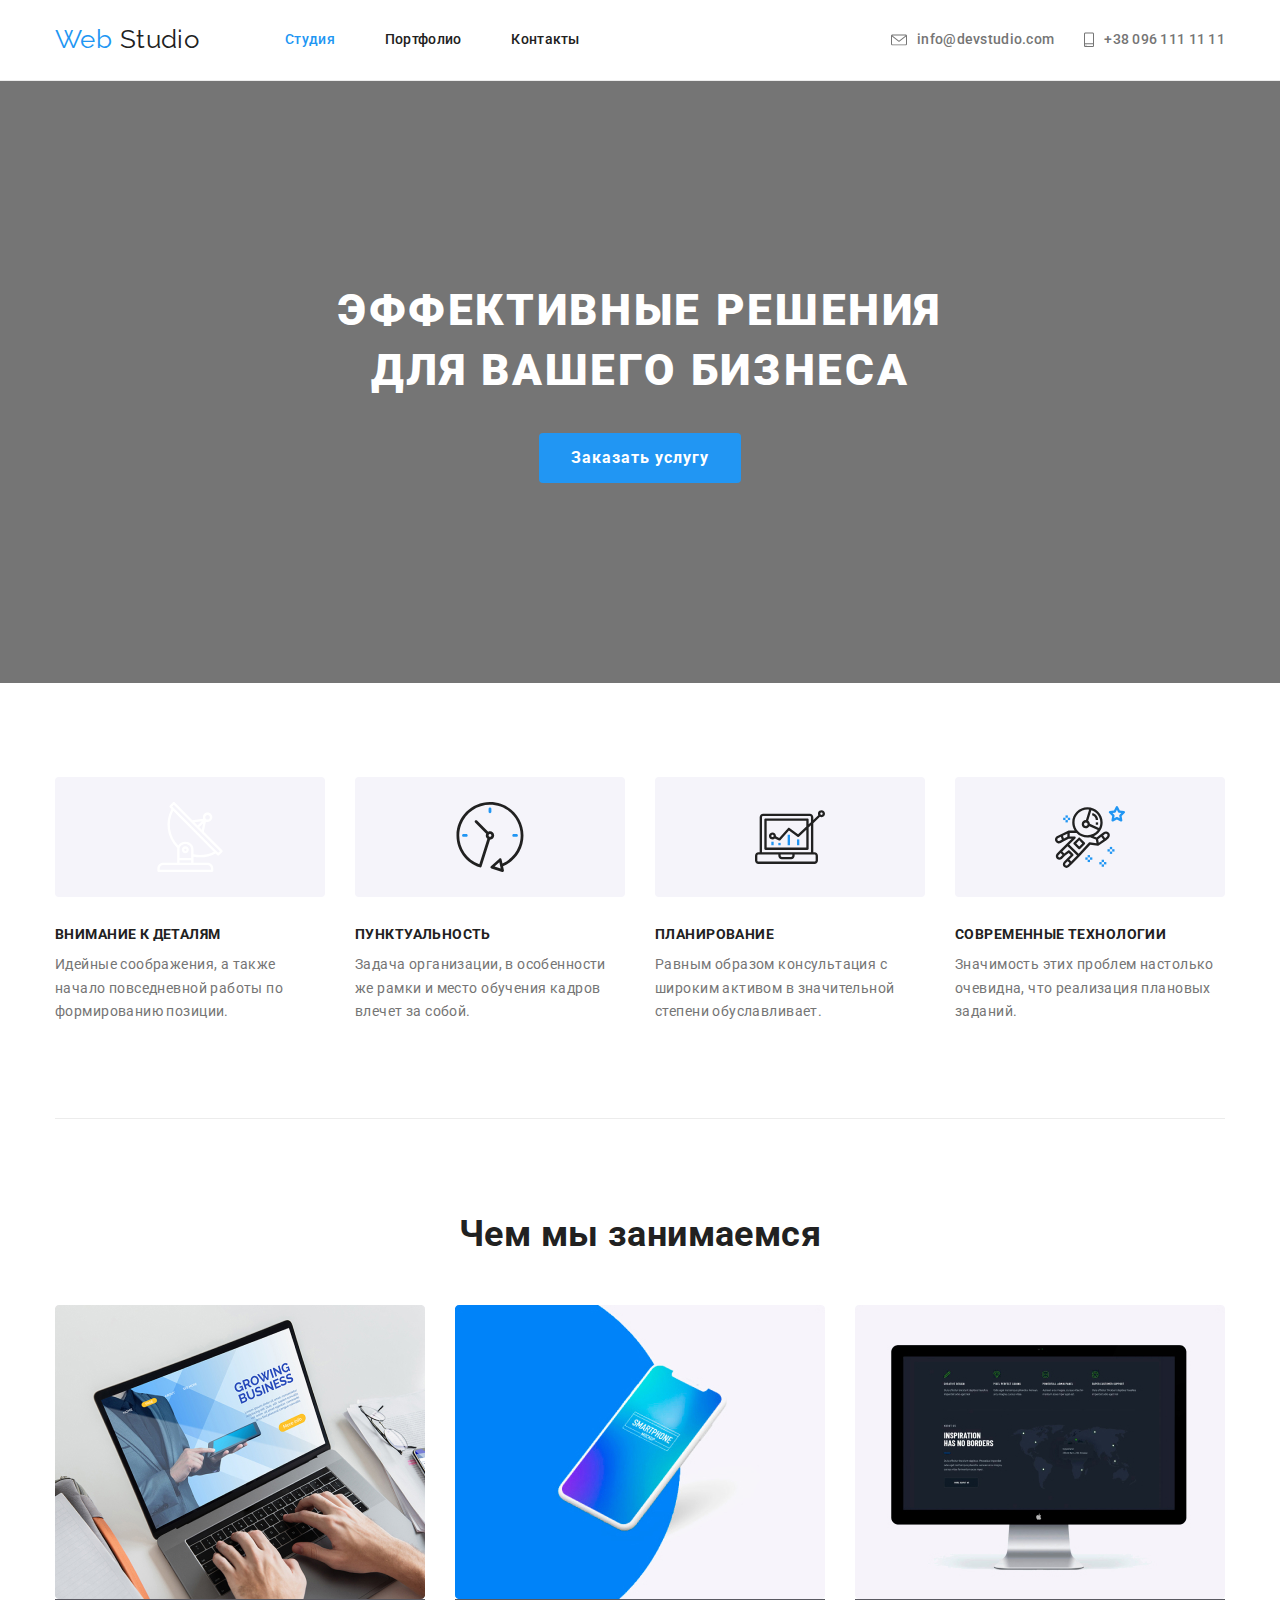
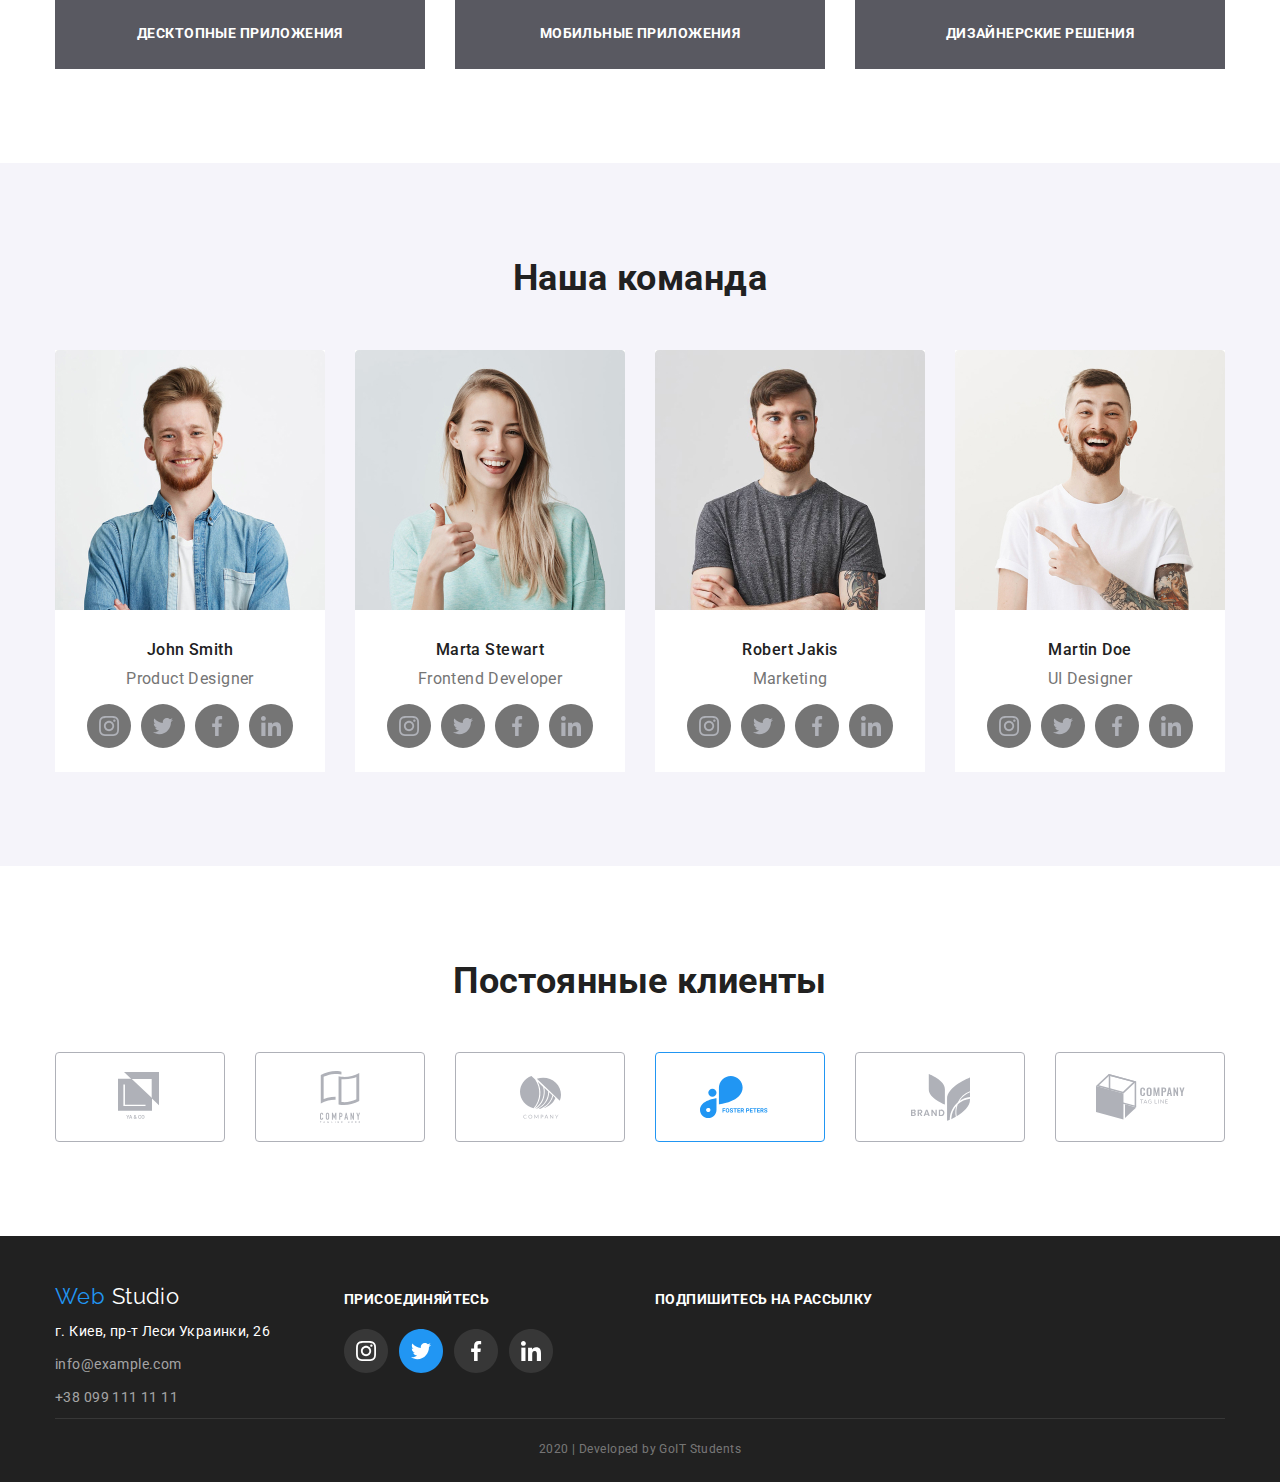
<file: index.html>
<!DOCTYPE html>
<html lang="ru">
  <head>
    <meta charset="UTF-8" />
    <meta name="viewport" content="width=device-width, initial-scale=1.0" />
    <title>Document</title>
    <link
      href="https://fonts.googleapis.com/css2?family=Raleway:wght@700&family=Roboto:wght@400;500;700;900&display=swap"
      rel="stylesheet"
    />
    <link
      rel="stylesheet"
      href="https://cdnjs.cloudflare.com/ajax/libs/modern-normalize/0.6.0/modern-normalize.min.css"
    />
    <link rel="stylesheet" href="./css/styles.css" />
  </head>
  <body>
    <!--Шапка-->
    <header>
      <div class="container header">
        <nav class="main-nav">
          <a href="./index.html" lang="en" class="logo"
            ><span class="accent">Web</span> Studio</a
          >

          <ul class="nav">
            <li><a href="./index.html" class="accent">Студия</a></li>
            <li><a href="./portfolio.html">Портфолио</a></li>
            <li><a href="">Контакты</a></li>
          </ul>
        </nav>

        <ul class="contacts">
          <li>
            <a href="mailto:info@devstudio.com">
              <img src="./images/envelope.svg" alt="Конверт" />
              info@devstudio.com
            </a>
          </li>
          <li>
            <a href="tel:+380961111111">
              <img src="./images/smartphone.svg" alt="Телефон" />
              +38 096 111 11 11
            </a>
          </li>
        </ul>
      </div>
    </header>

    <!--Герой-->
    <section class="section-hero">
      <div class="container-hero">
        <h1>эффективные решения для вашего бизнеса</h1>
        <a href="" class="button">Заказать услугу</a>
      </div>
    </section>

    <!--Переваги-->
    <section class="advantages-section">
      <div class="container">
        <!--<h2></h2>-->
        <ul class="list-advantages">
          <li>
            <a href=""><img src="./images/antenna.svg" alt="Антенна" /></a>
            <h3>Внимание к деталям</h3>
            <p>
              Идейные соображения, а также начало повседневной работы по
              формированию позиции.
            </p>
          </li>

          <li>
            <a href=""><img src="./images/clock.svg" alt="Часы" /></a>
            <h3>Пунктуальность</h3>
            <p>
              Задача организации, в особенности же рамки и место обучения кадров
              влечет за собой.
            </p>
          </li>

          <li>
            <a href=""><img src="./images/diagram.svg" alt="Диграмма" /></a>
            <h3>Планирование</h3>
            <p>
              Равным образом консультация с широким активом в значительной
              степени обуславливает.
            </p>
          </li>

          <li>
            <a href=""><img src="./images/astronaut.svg" alt="Астронавт" /></a>
            <h3>Современные технологии</h3>
            <p>
              Значимость этих проблем настолько очевидна, что реализация
              плановых заданий.
            </p>
          </li>
        </ul>
        <div class="border-advantages"></div>
      </div>
    </section>

    <!--Можливості-->
    <section>
      <div class="container">
        <h2 class="section-title">Чем мы занимаемся</h2>
        <ul class="list-possibility">
          <li>
            <img src="./images/section2-1.jpg" alt="Ноутбук" />
            <h3>Десктопные приложения</h3>
          </li>

          <li>
            <img src="./images/section2-2.jpg" alt="Смартфон" />
            <h3>Мобильные приложения</h3>
          </li>

          <li>
            <img src="./images/section2-3.jpg" alt="Монитор" />
            <h3>Дизайнерские решения</h3>
          </li>
        </ul>
      </div>
    </section>

    <!--Команда-->
    <section class="team-section">
      <div class="team-list-section">
        <div class="container">
          <h2 class="section-title">Наша команда</h2>
          <ul lang="en" class="team-list">
            <li>
              <img src="./images/team-john-smith.jpg" alt="Photo John Smith" />
              <div class="team-list-content">
                <h3>John Smith</h3>
                <p>Product Designer</p>
                <ul>
                  <li>
                    <a href=""
                      ><img src="./images/instagram.svg" alt="instagram"
                    /></a>
                  </li>

                  <li>
                    <a href=""
                      ><img src="./images/twitter.svg" alt="twitter"
                    /></a>
                  </li>

                  <li>
                    <a href=""
                      ><img src="./images/facebook.svg" alt="facebook"
                    /></a>
                  </li>

                  <li>
                    <a href=""
                      ><img src="./images/linkedin.svg" alt="linkedin"
                    /></a>
                  </li>
                </ul>
              </div>
            </li>

            <li>
              <img
                src="./images/team-marta-stewart.jpg"
                alt="Photo Marta Stewart"
              />
              <div class="team-list-content">
                <h3>Marta Stewart</h3>
                <p>Frontend Developer</p>
                <ul>
                  <li>
                    <a href=""
                      ><img src="./images/instagram.svg" alt="instagram"
                    /></a>
                  </li>

                  <li>
                    <a href=""
                      ><img src="./images/twitter.svg" alt="twitter"
                    /></a>
                  </li>

                  <li>
                    <a href=""
                      ><img src="./images/facebook.svg" alt="facebook"
                    /></a>
                  </li>

                  <li>
                    <a href=""
                      ><img src="./images/linkedin.svg" alt="linkedin"
                    /></a>
                  </li>
                </ul>
              </div>
            </li>

            <li>
              <img
                src="./images/team-robert-jakis.jpg"
                alt="Photo Robert Jakis"
              />
              <div class="team-list-content">
                <h3>Robert Jakis</h3>
                <p>Marketing</p>
                <ul>
                  <li>
                    <a href=""
                      ><img src="./images/instagram.svg" alt="instagram"
                    /></a>
                  </li>

                  <li>
                    <a href=""
                      ><img src="./images/twitter.svg" alt="twitter"
                    /></a>
                  </li>

                  <li>
                    <a href=""
                      ><img src="./images/facebook.svg" alt="facebook"
                    /></a>
                  </li>

                  <li>
                    <a href=""
                      ><img src="./images/linkedin.svg" alt="linkedin"
                    /></a>
                  </li>
                </ul>
              </div>
            </li>

            <li>
              <img src="./images/team-martin-doe.jpg" alt="Photo Martin Doe" />
              <div class="team-list-content">
                <h3>Martin Doe</h3>
                <p>UI Designer</p>
                <ul>
                  <li>
                    <a href=""
                      ><img src="./images/instagram.svg" alt="instagram"
                    /></a>
                  </li>

                  <li>
                    <a href=""
                      ><img src="./images/twitter.svg" alt="twitter"
                    /></a>
                  </li>

                  <li>
                    <a href=""
                      ><img src="./images/facebook.svg" alt="facebook"
                    /></a>
                  </li>

                  <li>
                    <a href=""
                      ><img src="./images/linkedin.svg" alt="linkedin"
                    /></a>
                  </li>
                </ul>
              </div>
            </li>
          </ul>
        </div>
      </div>
    </section>

    <!--Клієнти-->
    <section>
      <div class="container">
        <h2 class="section-title">Постоянные клиенты</h2>
        <ul lang="en" class="clients">
          <li>
            <a href=""><img src="./images/Client1.svg" alt="YA & CO" /></a>
          </li>

          <li>
            <a href=""
              ><img src="./images/Client2.svg" alt="COMPANY TAGLINE HERE"
            /></a>
          </li>

          <li>
            <a href=""><img src="./images/Client3.svg" alt="COMPANY" /></a>
          </li>

          <li>
            <a href=""
              ><img src="./images/Client4.svg" alt="FOSTER PETERS"
            /></a>
          </li>

          <li>
            <a href=""><img src="./images/Client5.svg" alt="BRAND" /></a>
          </li>

          <li>
            <a href=""
              ><img src="./images/Client6.svg" alt="COMPANY TAG LINE"
            /></a>
          </li>
        </ul>
      </div>
    </section>

    <!--Футер-->
    <footer>
      <div class="container">
        <div class="footer">
          <div>
            <a href="./index.html" class="logo logo-footer">
              <span class="accent">Web</span> Studio
            </a>
            <address>
              <a
                target="blanc"
                href="https://www.google.com.ua/maps/place/%D0%B1%D1%83%D0%BB.+%D0%9B%D0%B5%D1%81%D0%B8+%D0%A3%D0%BA%D1%80%D0%B0%D0%B8%D0%BD%D0%BA%D0%B8,+26,+%D0%9A%D0%B8%D0%B5%D0%B2,+02000/@50.4265807,30.5361971,17z/data=!3m1!4b1!4m5!3m4!1s0x40d4cf0e033ecbe9:0x57a4dffefec77da0!8m2!3d50.4265807!4d30.5383859?hl=ru"
                >г. Киев, пр-т Леси Украинки, 26
              </a>

              <div class="contacts-footer">
                <a href="mailto:info@example.com">info@example.com</a>
                <a href="tel:380991111111">+38 099 111 11 11</a>
              </div>
            </address>
          </div>

          <div class="slogans">
            <div class="socials-slogan">
              <p>присоединяйтесь</p>
              <div class="socials">
                <a href=""
                  ><img src="./images/instagram-footer.svg" alt="instagram"
                /></a>
                <a href=""
                  ><img src="./images/twitter-footer.svg" alt="twitter"
                /></a>
                <a href=""
                  ><img src="./images/facebook-footer.svg" alt="facebook"
                /></a>
                <a href=""
                  ><img src="./images/linkedin-footer.svg" alt="linkedin"
                /></a>
              </div>
            </div>

            <div class="mailing-slogan">
              <p>Подпишитесь на рассылку</p>
            </div>
          </div>
        </div>
        <div class="border-footer"></div>
      </div>

      <p class="caption-developer">2020 | Developed by GoIT Students</p>
    </footer>
  </body>
</html>
</file>
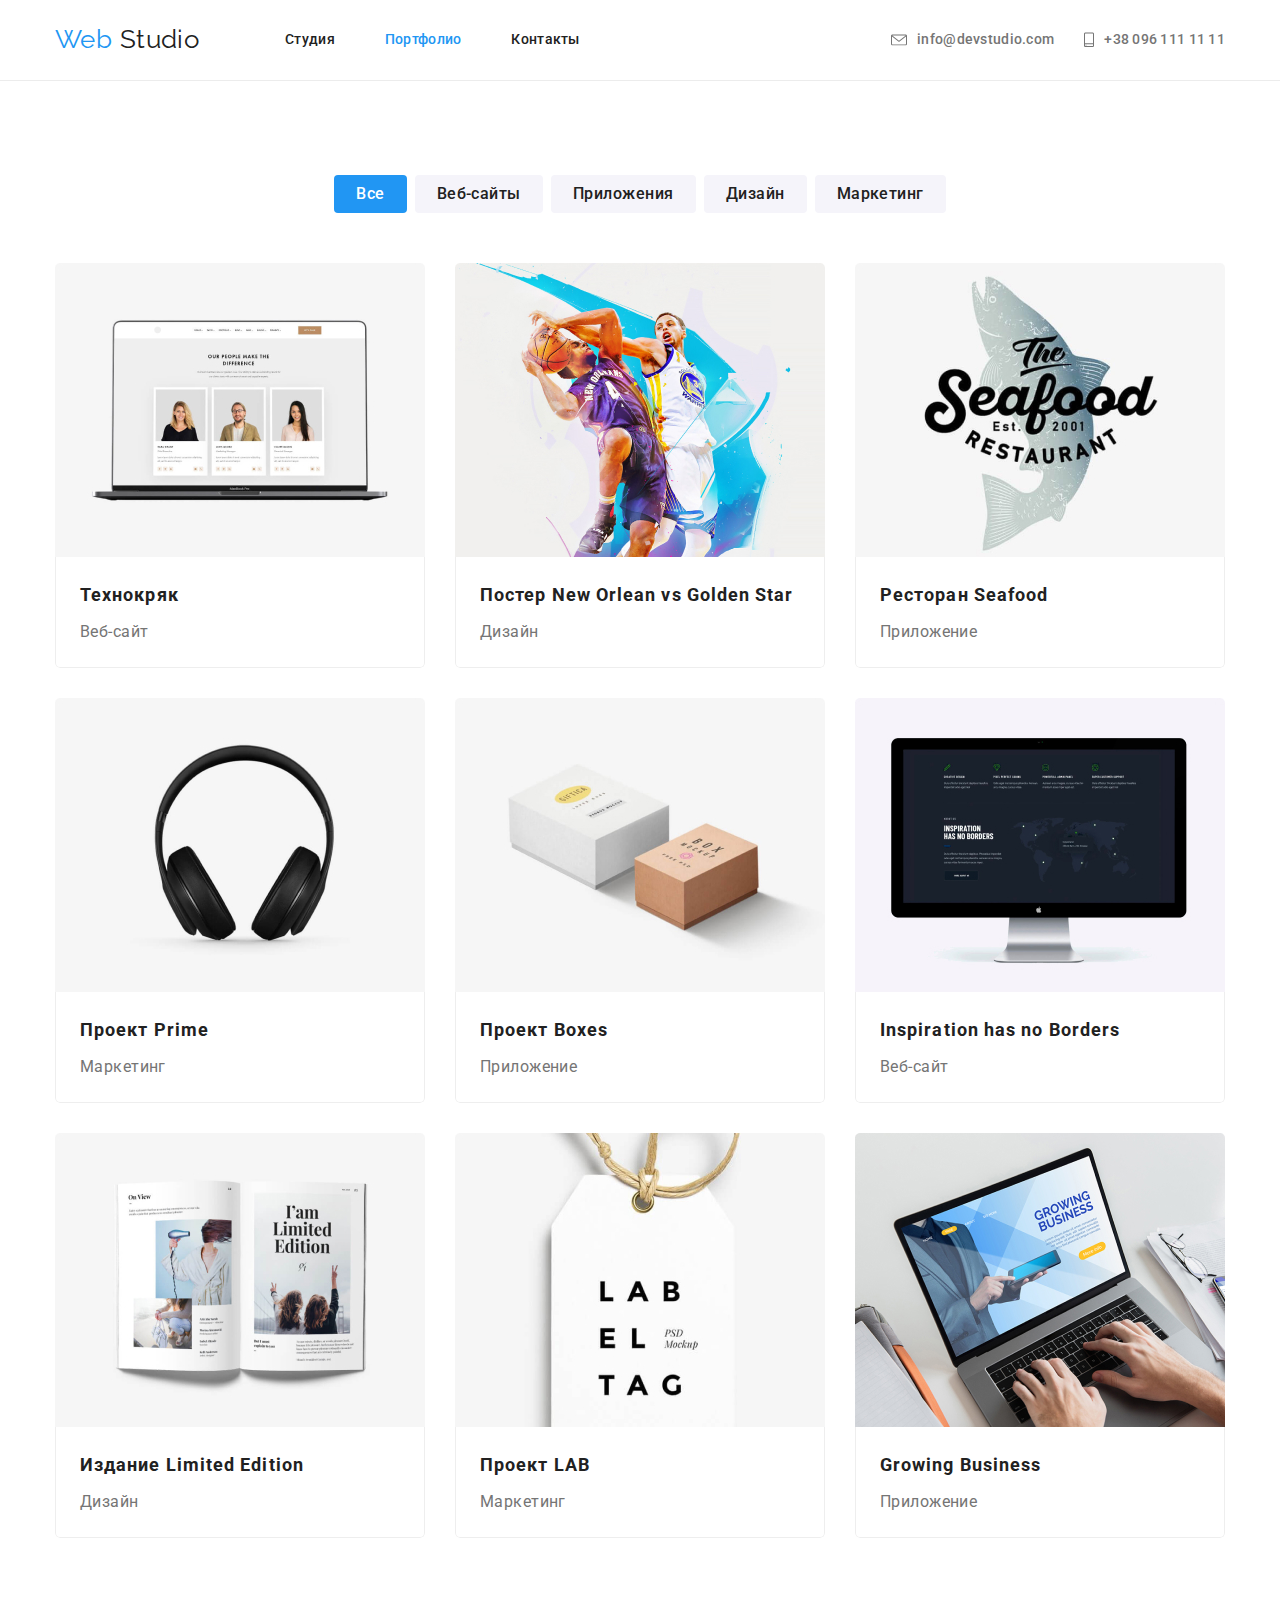
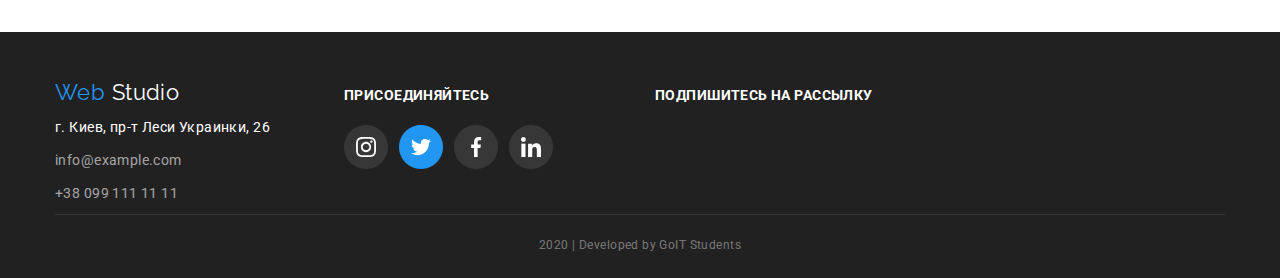
<file: portfolio.html>
<!DOCTYPE html>
<html lang="ru">
  <head>
    <meta charset="UTF-8" />
    <meta name="viewport" content="width=device-width, initial-scale=1.0" />
    <title>Document</title>
    <link
      href="https://fonts.googleapis.com/css2?family=Raleway:wght@700&family=Roboto:wght@400;500;700;900&display=swap"
      rel="stylesheet"
    />
    <link
      rel="stylesheet"
      href="https://cdnjs.cloudflare.com/ajax/libs/modern-normalize/0.6.0/modern-normalize.min.css"
    />
    <link rel="stylesheet" href="./css/styles.css" />
  </head>
  <body>
    <!--Шапка-->
    <header>
      <div class="container header">
        <nav class="main-nav">
          <a href="./index.html" lang="en" class="logo"
            ><span class="accent">Web</span> Studio</a
          >

          <ul class="nav">
            <li><a href="./index.html">Студия</a></li>
            <li><a href="./portfolio.html" class="accent">Портфолио</a></li>
            <li><a href="">Контакты</a></li>
          </ul>
        </nav>

        <ul class="contacts">
          <li>
            <a href="mailto:info@devstudio.com">
              <img src="./images/envelope.svg" alt="Конверт" />
              info@devstudio.com
            </a>
          </li>
          <li>
            <a href="tel:+380961111111">
              <img src="./images/smartphone.svg" alt="Телефон" />
              +38 096 111 11 11
            </a>
          </li>
        </ul>
      </div>
    </header>

    <!--Портфоліо-->
    <section>
      <div class="container">
        <ul class="portfolio-button">
          <li><button type="button" class="button-active">Все</button></li>
          <li><button type="button">Веб-сайты</button></li>
          <li><button type="button">Приложения</button></li>
          <li><button type="button">Дизайн</button></li>
          <li><button type="button">Маркетинг</button></li>
        </ul>

        <ul class="list-portfolio">
          <li>
            <a href="">
              <img src="./images/portfolio-01.jpg" alt="" />
              <div class="list-portfolio-content">
                <h2>Технокряк</h2>
                <p>Веб-сайт</p>
              </div>
            </a>
            <!--<p>
                  Технокряк это современная площадка распространения коронавируса.
                  Компании используют эту платформу для цифрового шпионажа и атак на
                  защищённые сервера конкурентов.
                </p>-->
          </li>

          <li>
            <a href="">
              <img src="./images/portfolio-02.jpg" alt="" />
              <div class="list-portfolio-content">
                <h2>Постер New Orlean vs Golden Star</h2>
                <p>Дизайн</p>
              </div>
            </a>
            <!--<p>
                  Lorem ipsum dolor sit amet consectetur adipisicing elit. Quasi fuga,
                  dolore in voluptatibus veritatis maiores. Error, facere voluptates
                  quisquam recusandae hic possimus, quasi consectetur, ab dolor vitae
                  eius facilis dicta.
                </p>-->
          </li>

          <li>
            <a href="">
              <img src="./images/portfolio-03.jpg" alt="" />
              <div class="list-portfolio-content">
                <h2>Ресторан Seafood</h2>
                <p>Приложение</p>
              </div>
            </a>
            <!--<p>
                    Lorem ipsum dolor sit amet consectetur adipisicing elit. Quasi fuga,
                    dolore in voluptatibus veritatis maiores. Error, facere voluptates
                    quisquam recusandae hic possimus, quasi consectetur, ab dolor vitae
                    eius facilis dicta.
                   </p>-->
          </li>

          <li>
            <a href="">
              <img src="./images/portfolio-04.jpg" alt="" />
              <div class="list-portfolio-content">
                <h2>Проект Prime</h2>
                <p>Маркетинг</p>
              </div>
            </a>
            <!--<p>
                            Lorem ipsum dolor sit amet consectetur adipisicing elit. Quasi fuga,
                            dolore in voluptatibus veritatis maiores. Error, facere voluptates
                            quisquam recusandae hic possimus, quasi consectetur, ab dolor vitae
                            eius facilis dicta.
                          </p>-->
          </li>

          <li>
            <a href="">
              <img src="./images/portfolio-05.jpg" alt="" />
              <div class="list-portfolio-content">
                <h2>Проект Boxes</h2>
                <p>Приложение</p>
              </div>
            </a>
            <!--<p>
                            Lorem ipsum dolor sit amet consectetur adipisicing elit. Quasi fuga,
                            dolore in voluptatibus veritatis maiores. Error, facere voluptates
                            quisquam recusandae hic possimus, quasi consectetur, ab dolor vitae
                            eius facilis dicta.
                          </p>-->
          </li>

          <li>
            <a href="">
              <img src="./images/portfolio-06.jpg" alt="" />
              <div class="list-portfolio-content">
                <h2>Inspiration has no Borders</h2>
                <p>Веб-сайт</p>
              </div>
            </a>
            <!--<p>
                            Lorem ipsum dolor sit amet consectetur adipisicing elit. Quasi fuga,
                            dolore in voluptatibus veritatis maiores. Error, facere voluptates
                            quisquam recusandae hic possimus, quasi consectetur, ab dolor vitae
                            eius facilis dicta.
                          </p>-->
          </li>

          <li>
            <a href="">
              <img src="./images/portfolio-07.jpg" alt="" />
              <div class="list-portfolio-content">
                <h2>Издание Limited Edition</h2>
                <p>Дизайн</p>
              </div>
            </a>
            <!--<p>
                            Lorem ipsum dolor sit amet consectetur adipisicing elit. Quasi fuga,
                            dolore in voluptatibus veritatis maiores. Error, facere voluptates
                            quisquam recusandae hic possimus, quasi consectetur, ab dolor vitae
                            eius facilis dicta.
                          </p>-->
          </li>

          <li>
            <a href="">
              <img src="./images/portfolio-08.jpg" alt="" />
              <div class="list-portfolio-content">
                <h2>Проект LAB</h2>
                <p>Маркетинг</p>
              </div>
            </a>
            <!--<p>
                            Lorem ipsum dolor sit amet consectetur adipisicing elit. Quasi fuga,
                            dolore in voluptatibus veritatis maiores. Error, facere voluptates
                            quisquam recusandae hic possimus, quasi consectetur, ab dolor vitae
                            eius facilis dicta.
                          </p>-->
          </li>

          <li>
            <a href="">
              <img src="./images/portfolio-09.jpg" alt="" />
              <div class="list-portfolio-content">
                <h2>Growing Business</h2>
                <p>Приложение</p>
              </div>
            </a>
            <!--<p>
                            Lorem ipsum dolor sit amet consectetur adipisicing elit. Quasi fuga,
                            dolore in voluptatibus veritatis maiores. Error, facere voluptates
                            quisquam recusandae hic possimus, quasi consectetur, ab dolor vitae
                            eius facilis dicta.
                          </p>-->
          </li>
        </ul>
      </div>
    </section>

    <!--Футер-->
    <footer>
      <div class="container">
        <div class="footer">
          <div>
            <a href="./index.html" class="logo logo-footer">
              <span class="accent">Web</span> Studio
            </a>
            <address>
              <a
                target="blanc"
                href="https://www.google.com.ua/maps/place/%D0%B1%D1%83%D0%BB.+%D0%9B%D0%B5%D1%81%D0%B8+%D0%A3%D0%BA%D1%80%D0%B0%D0%B8%D0%BD%D0%BA%D0%B8,+26,+%D0%9A%D0%B8%D0%B5%D0%B2,+02000/@50.4265807,30.5361971,17z/data=!3m1!4b1!4m5!3m4!1s0x40d4cf0e033ecbe9:0x57a4dffefec77da0!8m2!3d50.4265807!4d30.5383859?hl=ru"
                >г. Киев, пр-т Леси Украинки, 26
              </a>

              <div class="contacts-footer">
                <a href="mailto:info@example.com">info@example.com</a>
                <a href="tel:380991111111">+38 099 111 11 11</a>
              </div>
            </address>
          </div>

          <div class="slogans">
            <div class="socials-slogan">
              <p>присоединяйтесь</p>
              <div class="socials">
                <a href=""
                  ><img src="./images/instagram-footer.svg" alt="instagram"
                /></a>
                <a href=""
                  ><img src="./images/twitter-footer.svg" alt="twitter"
                /></a>
                <a href=""
                  ><img src="./images/facebook-footer.svg" alt="facebook"
                /></a>
                <a href=""
                  ><img src="./images/linkedin-footer.svg" alt="linkedin"
                /></a>
              </div>
            </div>

            <div class="mailing-slogan">
              <p>Подпишитесь на рассылку</p>
            </div>
          </div>
        </div>
        <div class="border-footer"></div>
      </div>

      <p class="caption-developer">2020 | Developed by GoIT Students</p>
    </footer>
  </body>
</html>
</file>
<file: css/styles.css>
:root {
  --primary-text-color: #757575;
  --title-text-color: #212121;
  --accent-color: #2196f3;
  --primary-background-color: #ffffff;
  --contacts-footer: rgba(255, 255, 255, 0.6);
  --developed-by: rgba(255, 255, 255, 0.4);
  --possibility-background-color: rgba(47, 48, 58, 0.8);
  --portfolio-button: #f5f4fa;
  --caption-developer-border-color: rgba(255, 255, 255, 0.1);
}

body {
  background-color: var(--primary-background-color);
  color: var(--primary-text-color);
  padding: 0;
  margin: 0;

  font-family: Roboto, sans-serif;
  font-weight: 400;
  font-size: 14px;
  line-height: 1.71;
  letter-spacing: 0.03em;
}

/*Заголовки*/
h1,
h2,
h3,
h4,
h5,
h6 {
  color: var(--title-text-color);
}

h1 {
  color: var(--primary-background-color);
  margin-left: auto;
  margin-right: auto;
  margin-top: 0;
  margin-bottom: 32px;
  width: 646px;

  font-weight: 900;
  font-size: 44px;
  line-height: 1.36;
  letter-spacing: 0.06em;
  text-align: center;
  text-transform: uppercase;
}

/*Налаштування для посилань*/
a {
  color: inherit;
  text-decoration: none;
}

a:hover,
a:focus,
.accent {
  color: var(--accent-color);
}

/*Налаштування для кнопок*/
button {
  background-color: var(--portfolio-button);
  color: var(--title-text-color);
  border-style: none;
  border-radius: 4px;

  padding: 6px 22px;

  font-family: inherit;
  font-weight: 500;
  font-size: 16px;
  line-height: 1.63;
  letter-spacing: 0.03em;
}

button:hover,
button:focus,
button:active {
  background-color: var(--accent-color);
  color: var(--primary-background-color);
}

/*Активна кнопка*/
.button-active {
  background-color: var(--accent-color);
  color: var(--primary-background-color);
}

/*Налаштування для списків*/
ul {
  padding: 0;
  margin: 0;
  list-style: none;
}

/*Адреса*/
address {
  font-style: normal;
}

p {
  margin: 0;
}

section {
  padding-top: 94px;
  padding-bottom: 94px;
}

img {
  display: block;
  max-width: 100%;
  height: auto;
}

.container {
  margin-left: auto;
  margin-right: auto;
  padding-left: 15px;
  padding-right: 15px;

  width: 1200px;
  /*outline: 2px solid tomato;*/
}

.container-hero {
  background-color: var(--primary-text-color);
  margin-left: auto;
  margin-right: auto;
  padding-top: 200px;
  padding-bottom: 200px;
  text-align: center;
}

.section-hero,
.team-section {
  padding-top: 0;
  padding-bottom: 0;
}

header {
  border-bottom: 1px solid #ececec;
}

.header {
  display: flex;

  align-items: center;
  justify-content: space-between;
}

.main-nav {
  display: flex;
  align-items: center;
  height: inherit;
}

.main-nav .logo {
  display: inline-block;
  padding-top: 24px;
  padding-bottom: 25px;
  height: inherit;
}

/*Логотип*/
.logo {
  margin-right: 86px;
  color: var(--title-text-color);

  font-family: Raleway, sans-serif;
  font-size: 26px;
  line-height: 1.19;
}

/*Меню*/
.nav {
  display: flex;

  color: var(--title-text-color);
  height: inherit;

  font-weight: 500;
  line-height: 1.14;
  letter-spacing: 0.02em;
}

.nav a {
  display: block;
  padding-top: 32px;
  padding-bottom: 32px;
  height: inherit;
}

.nav li {
  height: inherit;
}

.nav li:not(:last-child) {
  margin-right: 50px;
}

/*Контакти*/
.contacts {
  display: flex;
  align-items: center;
  font-weight: 500;
  line-height: 1.14;
  letter-spacing: 0.02em;
}
.contacts a {
  display: flex;
}

.contacts li:not(:last-child) {
  margin-right: 30px;
}

.contacts img {
  margin-right: 10px;
}

.contacts-footer {
  color: var(--contacts-footer);
}

/*Кнопки-посилання*/
.button {
  display: inline-block;

  background-color: var(--accent-color);
  color: var(--primary-background-color);
  border-radius: 4px;

  margin: auto;
  padding: 10px 32px;
  min-width: 200px;
  height: 50px;

  font-weight: 700;
  font-size: 16px;
  line-height: 1.87;
  letter-spacing: 0.06em;
  text-align: center;
}

.button:hover {
  color: var(--primary-background-color);
}

/*Заголовки секцій*/
.section-title {
  margin-top: 0;
  margin-bottom: 50px;
  font-weight: 700;
  font-size: 36px;
  line-height: 1.17;
  text-align: center;
}

/*Переваги*/
.advantages-section {
  padding-bottom: 0;
}

.border-advantages {
  margin-top: 94px;
  border-bottom: 1px solid #ececec;
}

.list-advantages,
.list-possibility,
.team-list {
  display: flex;
  justify-content: space-between;
}

.list-advantages h3 {
  margin-top: 0;
  margin-bottom: 10px;
  font-weight: 700;
  font-size: 14px;
  line-height: 1.14;
  text-transform: uppercase;
}

.list-advantages li {
  width: calc((100% - 90px) / 4);
}

.list-advantages a {
  display: flex;
  justify-content: center;
  align-items: center;

  background-color: var(--portfolio-button);
  margin-bottom: 30px;
  border-radius: 4px;

  height: 120px;
}

.list-advantages a:hover,
.team-list a:hover {
  background-color: var(--accent-color);
}

/*Можливості*/
.list-possibility h3 {
  color: var(--primary-background-color);
  background-color: var(--possibility-background-color);
  margin-top: 0;
  margin-bottom: 0;
  padding-top: 27px;
  padding-bottom: 27px;

  font-weight: 700;
  font-size: 14px;
  line-height: 1.14;
  text-transform: uppercase;
  text-align: center;
}

.list-possibility li {
  width: calc((100% - 60px) / 3);
}

/*Команда*/
.team-list-section {
  background-color: var(--portfolio-button);
  margin-left: auto;
  margin-right: auto;
  padding-top: 94px;
  padding-bottom: 94px;
}

.team-list > li {
  background-color: var(--primary-background-color);
  width: calc((100% - 90px) / 4);
}

.team-list-content {
  padding: 30px 32px 24px 32px;
}

.team-list h3,
.team-list p {
  font-size: 16px;
  line-height: 1.19;
  text-align: center;
}

.team-list p {
  margin-bottom: 16px;
}

.team-list h3 {
  margin-top: 0;
  margin-bottom: 10px;
  font-weight: 500;
}

.team-list ul {
  display: flex;
  justify-content: space-between;
}

.team-list a {
  display: flex;
  justify-content: center;
  align-items: center;

  background-color: var(--primary-text-color);
  border-radius: 22px;

  width: 44px;
  height: 44px;
}

/*Клієнти*/
.clients {
  display: flex;
  justify-content: space-between;
}

/*Футер*/
footer {
  background-color: var(--title-text-color);
  color: var(--primary-background-color);

  padding-top: 48px;
}

.footer {
  display: flex;
  justify-content: space-between;
  align-items: baseline;
}

.logo-footer {
  display: block;
  color: var(--primary-background-color);
  margin-bottom: 10px;
  font-size: 22px;
  line-height: 1.18;
}

address a {
  display: block;
  margin-bottom: 9px;
}

.slogans {
  display: flex;
}

.socials-slogan {
  margin-right: 102px;
  width: 209px;
}

.socials-slogan a {
  display: block;
}

.socials {
  display: flex;
  justify-content: space-between;
}

.mailing-slogan {
  width: 570px;
}

.socials-slogan p,
.mailing-slogan p {
  margin-bottom: 21px;
  font-weight: 700;
  line-height: 1.14;
  text-transform: uppercase;
}

.border-footer {
  border-bottom: 1px solid rgba(255, 255, 255, 0.1);
}

.caption-developer {
  padding-top: 18px;
  padding-bottom: 21px;
  color: var(--developed-by);

  font-size: 12px;
  line-height: 2;
  text-align: center;
}

/*Портфоліо*/

.list-portfolio {
  display: flex;
  flex-wrap: wrap;
  justify-content: space-between;
}

.list-portfolio li {
  width: calc((100% - 60px) / 3);
}

.list-portfolio li:not(:nth-last-child(-n + 3)) {
  margin-bottom: 30px;
}

.list-portfolio-content {
  padding: 20px 24px;
  border-right: 1px solid #eeeeee;
  border-bottom: 1px solid #eeeeee;
  border-left: 1px solid #eeeeee;
  border-bottom-right-radius: 5px;
  border-bottom-left-radius: 5px;
}

.list-portfolio p {
  font-size: 16px;
  line-height: 1.87;
}

.list-portfolio h2 {
  margin: 0 0 4px 0;

  font-weight: 700;
  font-size: 18px;
  line-height: 2;
  letter-spacing: 0.06em;
}

.list-portfolio a {
  display: block;
  border-bottom-left-radius: 5px;
  border-bottom-right-radius: 5px;
  overflow: hidden;
}

.portfolio-button {
  display: flex;
  justify-content: center;

  margin-bottom: 50px;
}

.portfolio-button li:not(:last-child) {
  margin-right: 8px;
}
</file>
